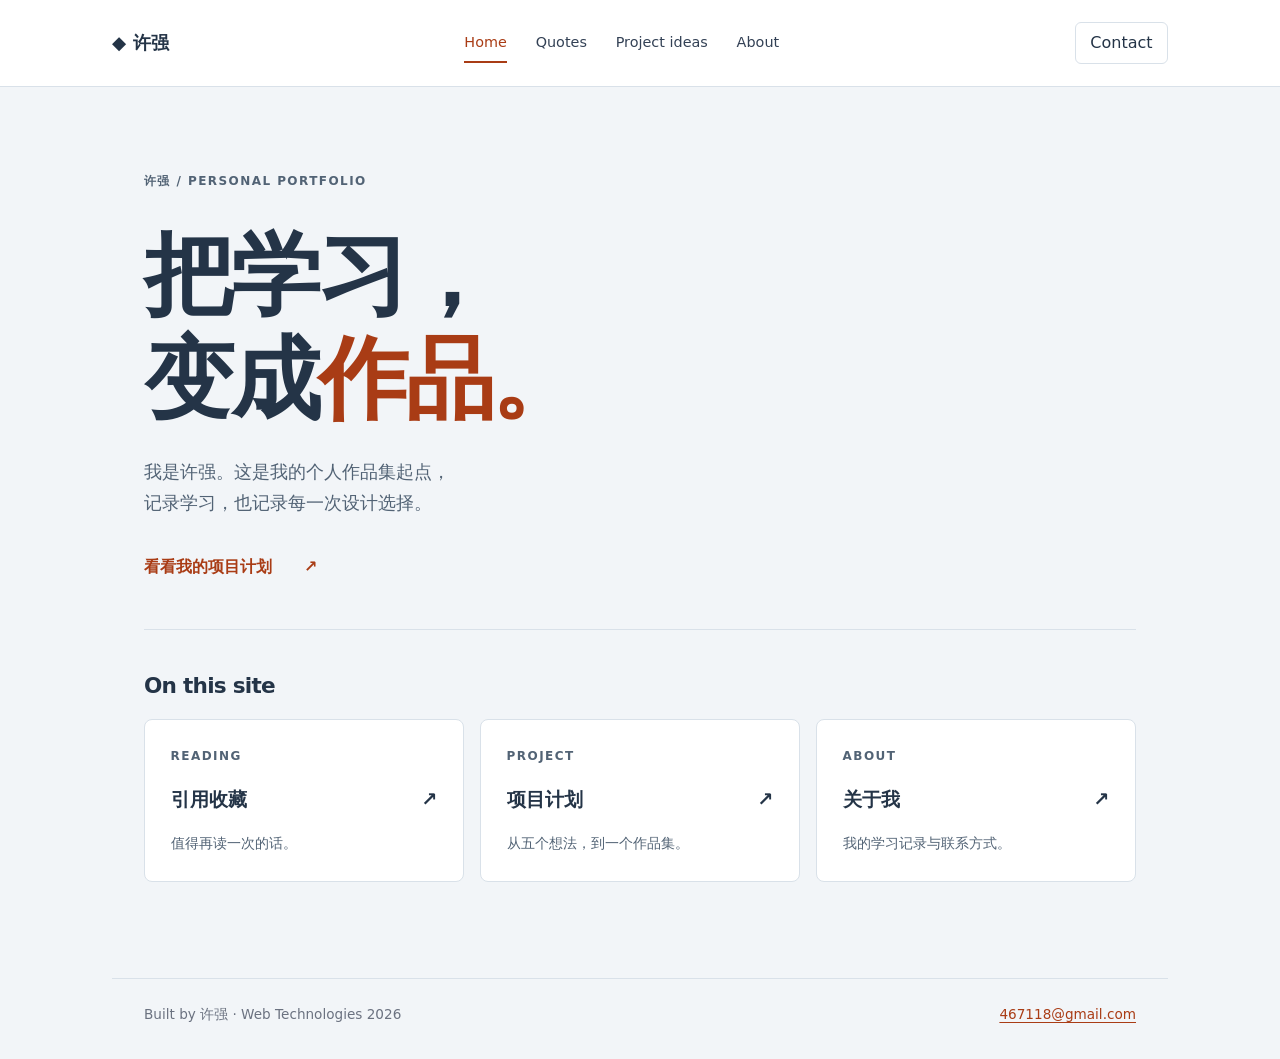
<file: index.html>
<!DOCTYPE html>
<html lang="zh-CN">
<head>
  <meta charset="UTF-8">
  <meta name="viewport" content="width=device-width, initial-scale=1.0">
  <title>许强 · 个人作品集</title>
  <link rel="icon" href="favicon-32.png" sizes="32x32">
  <link rel="apple-touch-icon" href="apple-touch-icon.png">
  <link rel="stylesheet" href="style.css">
</head>
<body>
  <header id="site-header"></header>
  <main>
    <section class="hero">
      <p class="eyebrow">许强 / PERSONAL PORTFOLIO</p>
      <h1>把学习，<br>变成<span>作品。</span></h1>
      <p class="intro">我是许强。这是我的个人作品集起点，<br>记录学习，也记录每一次设计选择。</p>
      <a class="hero-link" href="project.html">看看我的项目计划 <span aria-hidden="true">↗</span></a>
    </section>
    <h2>On this site</h2>
    <ul class="site-cards">
      <li><a href="quotes.html"><span class="card-label">READING</span><strong>引用收藏 <span aria-hidden="true">↗</span></strong><span>值得再读一次的话。</span></a></li>
      <li><a href="project.html"><span class="card-label">PROJECT</span><strong>项目计划 <span aria-hidden="true">↗</span></strong><span>从五个想法，到一个作品集。</span></a></li>
      <li><a href="about.html"><span class="card-label">ABOUT</span><strong>关于我 <span aria-hidden="true">↗</span></strong><span>我的学习记录与联系方式。</span></a></li>
    </ul>
  </main>
  <footer id="site-footer"></footer>
  <script src="nav.js"></script>
</body>
</html>
</file>
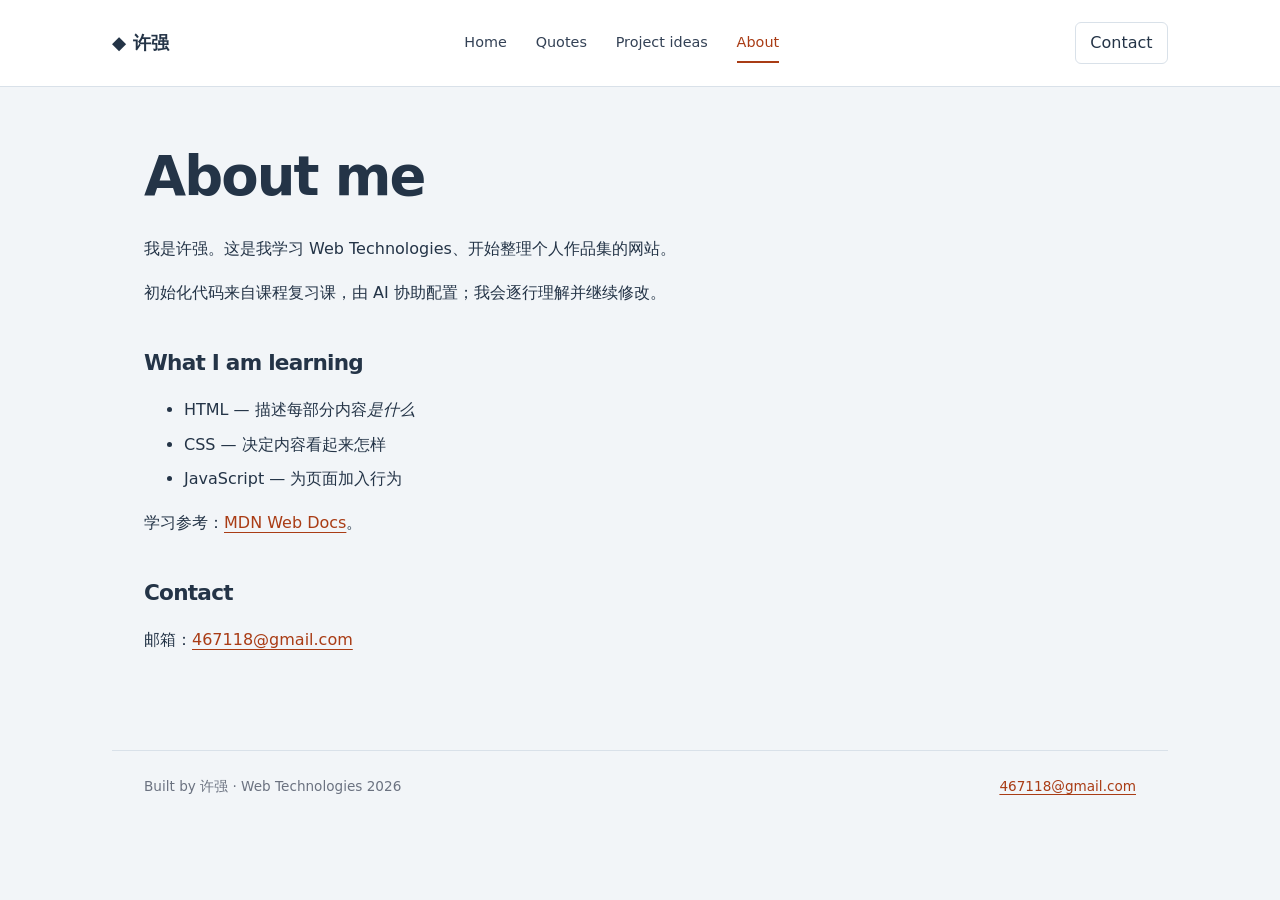
<file: about.html>
<!DOCTYPE html>
<html lang="zh-CN">
<head>
  <meta charset="UTF-8">
  <meta name="viewport" content="width=device-width, initial-scale=1.0">
  <title>About · 许强</title>
  <link rel="icon" href="favicon-32.png" sizes="32x32">
  <link rel="apple-touch-icon" href="apple-touch-icon.png">
  <link rel="stylesheet" href="style.css">
</head>
<body>
  <header id="site-header"></header>
  <main>
    <h1>About me</h1>
    <p>我是许强。这是我学习 Web Technologies、开始整理个人作品集的网站。</p>
    <p>初始化代码来自课程复习课，由 AI 协助配置；我会逐行理解并继续修改。</p>
    <h2>What I am learning</h2>
    <ul>
      <li>HTML — 描述每部分内容<em>是什么</em></li>
      <li>CSS — 决定内容看起来怎样</li>
      <li>JavaScript — 为页面加入行为</li>
    </ul>
    <p>学习参考：<a href="https://developer.mozilla.org">MDN Web Docs</a>。</p>
    <section id="contact">
      <h2>Contact</h2>
      <p>邮箱：<a href="mailto:467118@gmail.com">467118@gmail.com</a></p>
    </section>
  </main>
  <footer id="site-footer"></footer>
  <script src="nav.js"></script>
</body>
</html>
</file>
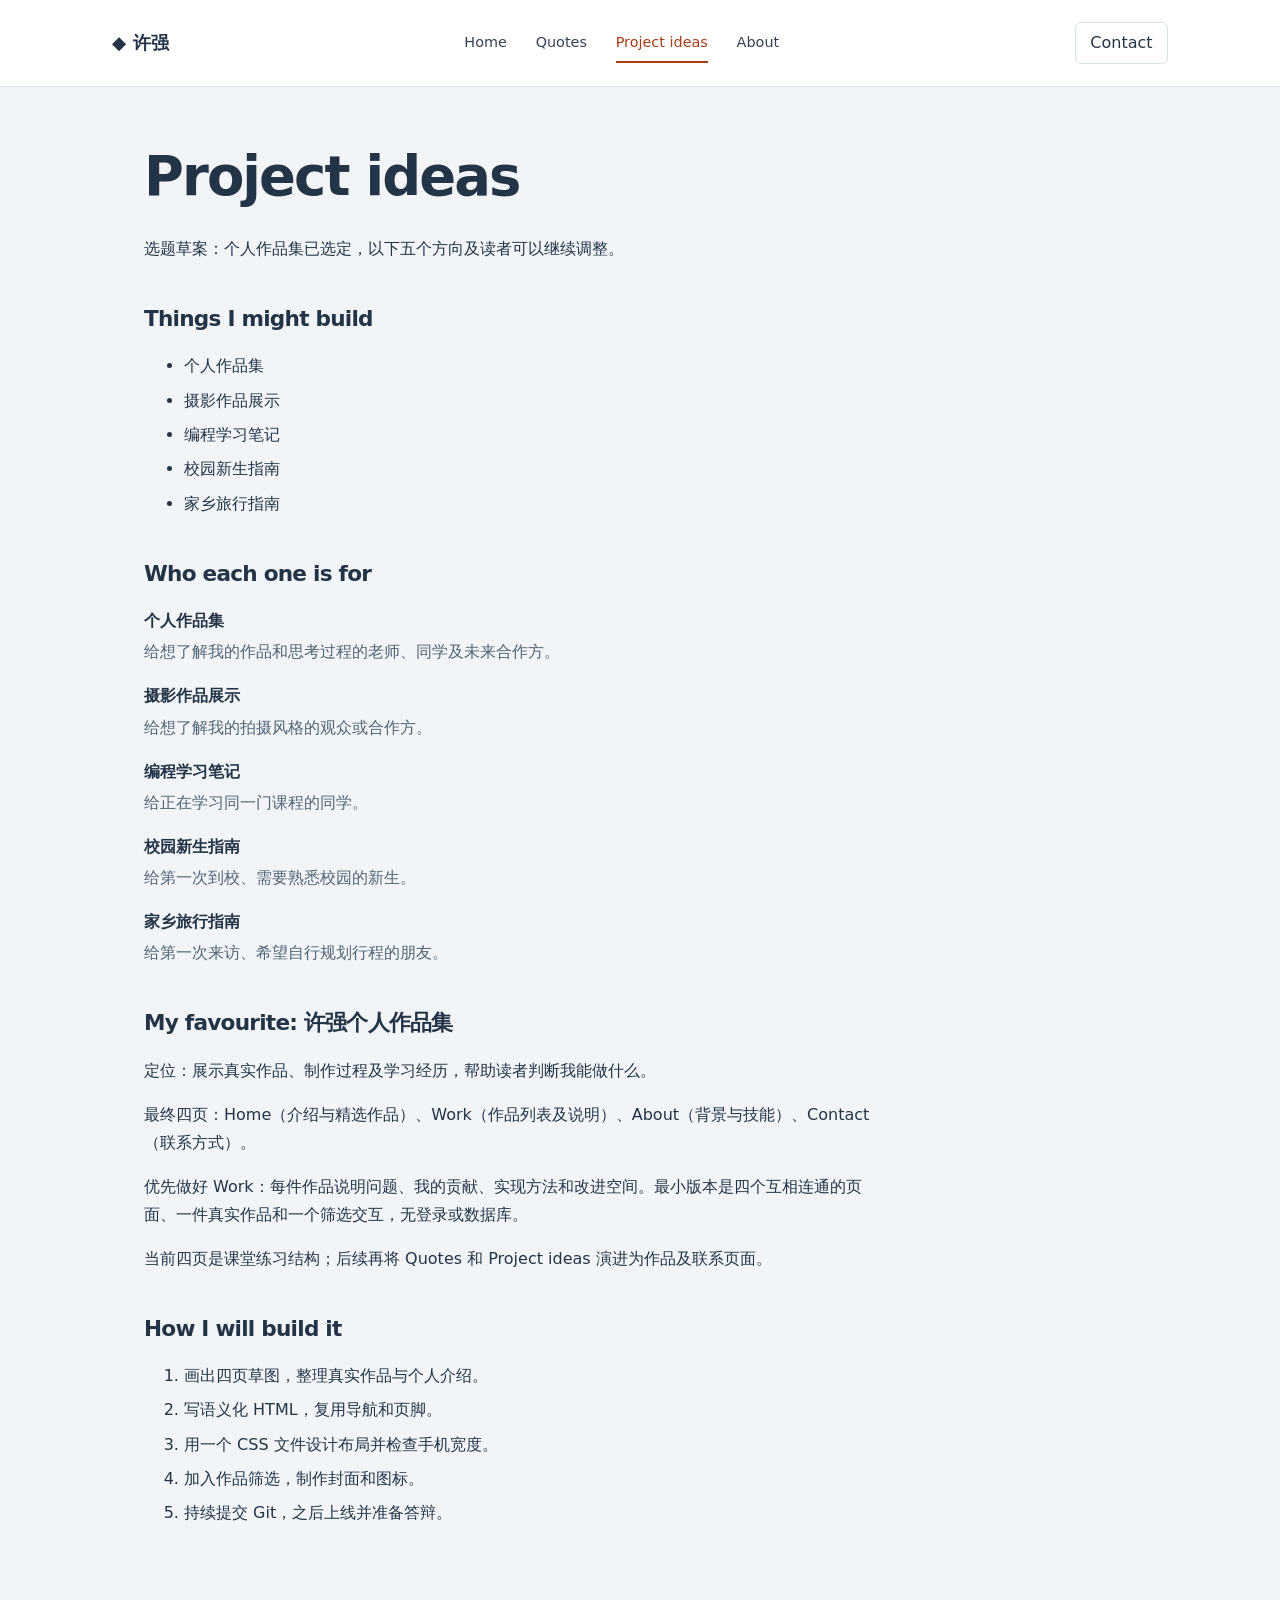
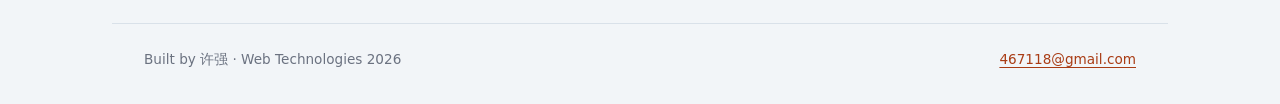
<file: project.html>
<!DOCTYPE html>
<html lang="zh-CN">
<head>
  <meta charset="UTF-8">
  <meta name="viewport" content="width=device-width, initial-scale=1.0">
  <title>Project ideas · 许强</title>
  <link rel="icon" href="favicon-32.png" sizes="32x32">
  <link rel="apple-touch-icon" href="apple-touch-icon.png">
  <link rel="stylesheet" href="style.css">
</head>
<body>
  <header id="site-header"></header>
  <main>
    <h1>Project ideas</h1>
    <p>选题草案：个人作品集已选定，以下五个方向及读者可以继续调整。</p>
    <h2>Things I might build</h2>
    <ul>
      <li>个人作品集</li>
      <li>摄影作品展示</li>
      <li>编程学习笔记</li>
      <li>校园新生指南</li>
      <li>家乡旅行指南</li>
    </ul>
    <h2>Who each one is for</h2>
    <dl>
      <dt>个人作品集</dt><dd>给想了解我的作品和思考过程的老师、同学及未来合作方。</dd>
      <dt>摄影作品展示</dt><dd>给想了解我的拍摄风格的观众或合作方。</dd>
      <dt>编程学习笔记</dt><dd>给正在学习同一门课程的同学。</dd>
      <dt>校园新生指南</dt><dd>给第一次到校、需要熟悉校园的新生。</dd>
      <dt>家乡旅行指南</dt><dd>给第一次来访、希望自行规划行程的朋友。</dd>
    </dl>
    <h2>My favourite: 许强个人作品集</h2>
    <p>定位：展示真实作品、制作过程及学习经历，帮助读者判断我能做什么。</p>
    <p>最终四页：Home（介绍与精选作品）、Work（作品列表及说明）、About（背景与技能）、Contact（联系方式）。</p>
    <p>优先做好 Work：每件作品说明问题、我的贡献、实现方法和改进空间。最小版本是四个互相连通的页面、一件真实作品和一个筛选交互，无登录或数据库。</p>
    <p>当前四页是课堂练习结构；后续再将 Quotes 和 Project ideas 演进为作品及联系页面。</p>
    <h2>How I will build it</h2>
    <ol>
      <li>画出四页草图，整理真实作品与个人介绍。</li>
      <li>写语义化 HTML，复用导航和页脚。</li>
      <li>用一个 CSS 文件设计布局并检查手机宽度。</li>
      <li>加入作品筛选，制作封面和图标。</li>
      <li>持续提交 Git，之后上线并准备答辩。</li>
    </ol>
  </main>
  <footer id="site-footer"></footer>
  <script src="nav.js"></script>
</body>
</html>
</file>
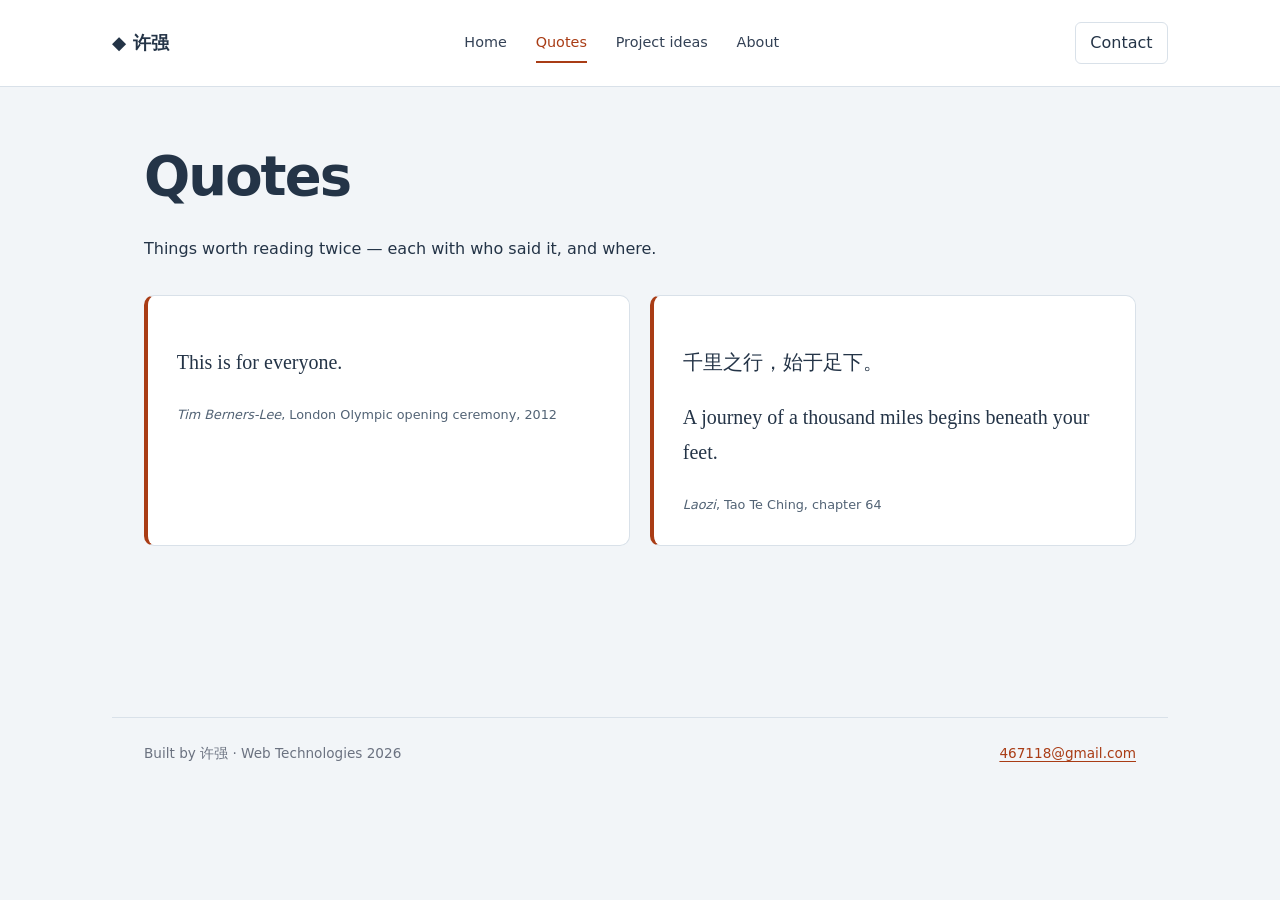
<file: quotes.html>
<!DOCTYPE html>
<html lang="en">
<head>
  <meta charset="UTF-8">
  <meta name="viewport" content="width=device-width, initial-scale=1.0">
  <title>Quotes · 许强</title>
  <link rel="icon" href="favicon-32.png" sizes="32x32">
  <link rel="apple-touch-icon" href="apple-touch-icon.png">
  <link rel="stylesheet" href="style.css">
</head>
<body>
  <header id="site-header"></header>
  <main>
    <h1>Quotes</h1>
    <p>Things worth reading twice — each with who said it, and where.</p>
    <div class="quote-grid">
    <article class="quote">
      <blockquote><p>This is for everyone.</p></blockquote>
      <footer><cite>Tim Berners-Lee</cite>, <span class="source">London Olympic opening ceremony, 2012</span></footer>
    </article>
    <article class="quote">
      <blockquote>
        <p lang="zh">千里之行，始于足下。</p>
        <p>A journey of a thousand miles begins beneath your feet.</p>
      </blockquote>
      <footer><cite>Laozi</cite>, <span class="source">Tao Te Ching, chapter 64</span></footer>
    </article>
    </div>
    <!-- Course starter: add your selected quotes, with author and source, to reach twenty. -->
  </main>
  <footer id="site-footer"></footer>
  <script src="nav.js"></script>
</body>
</html>
</file>
<file: style.css>
/* style.css — one file, linked from every page */

/* 1 · Text: set it once on body, everything inside inherits it */
body {
  margin: 0;
  font-family: system-ui, sans-serif;
  line-height: 1.5;
  color: #1f2937;
  background: #fbfaf7;
}

/* 2 · The content column */
main {
  max-width: 48rem;
  margin: 0 auto;
  padding: 1rem 2rem;
}

img {
  max-width: 100%;
  height: auto;
}

/* 3 · The homepage hero: one wide photo, cropped to fit */
.hero img {
  width: 100%;
  height: 20rem;
  object-fit: cover;
  border-radius: 10px;
}

/* 4 · The header: logo left, links centred, action right */
nav {
  display: flex;
  align-items: center;
  gap: 1rem;
  padding: 1rem 2rem;
}

nav .links {
  display: flex;
  gap: 1.5rem;
  margin: 0 auto;
  padding: 0;
  list-style: none;
}

nav a {
  color: #334155;
  text-decoration: none;
}

nav .logo {
  font-weight: 800;
  color: #c2410c;
}

nav .action {
  border: 1.5px solid #0369a1;
  border-radius: 99px;
  padding: .3em 1em;
  color: #0369a1;
}

nav a:hover {
  color: #c2410c;
}

/* 5 · One quote card — the box model */
.quote {
  max-width: 34rem;
  margin-bottom: 1.5rem;
  padding: 1.1em 1.3em;
  background: #fff;
  border: 1px solid #dcd8d0;
  border-left: 4px solid #c2410c;
  border-radius: 10px;
}

.quote blockquote {
  margin: 0;
}

/* 6 · Use the id so quote footers are not affected */
#site-footer {
  padding: 1rem 2rem;
  border-top: 1px solid #dcd8d0;
  color: #6b7280;
}

/* A light visual pass: the course structure above stays the same. */
:root {
  --ink: #243447;
  --paper: #f2f5f8;
  --accent: #a93c15;
  --line: #d9e1e9;
}
* { box-sizing: border-box; }
body { color: var(--ink); background: var(--paper); line-height: 1.75; }
a { color: var(--accent); text-underline-offset: .25em; }
a:focus-visible { outline: 3px solid #0369a1; outline-offset: 5px; border-radius: 3px; }
main { max-width: 66rem; padding: 3.5rem 2rem 5rem; min-height: 70vh; }
h1, h2, h3 { line-height: 1.25; letter-spacing: -.035em; }
h1 { font-size: clamp(2.2rem, 5vw, 3.4rem); margin: 0 0 1.5rem; }
h2 { font-size: 1.35rem; margin: 2.7rem 0 1.2rem; }
p, dd { max-width: 46rem; }
dt { font-weight: 700; margin-top: 1rem; }
dd { margin: .2rem 0 1rem; color: #526375; }
li { margin-block: .4rem; }
#site-header { background: #fff; border-bottom: 1px solid var(--line); }
nav { max-width: 70rem; margin: auto; padding: 1.15rem 2rem; }
nav .logo { color: var(--ink); white-space: nowrap; font-size: 1.15rem; }
nav .links { gap: 1.8rem; font-size: .9rem; }
nav .links a { display: inline-block; padding: .35rem 0; }
nav a[aria-current="page"] { color: var(--accent); box-shadow: 0 2px var(--accent); }
nav .action { border-color: var(--line); color: var(--ink); border-radius: 6px; padding: .35rem .9rem; }
.hero { position: relative; padding: 1rem 0 3rem; border-bottom: 1px solid var(--line); }
.eyebrow, .card-label { font-size: .75rem; font-weight: 700; letter-spacing: .12em; color: #526375; }
.hero h1 { font-family: 'Microsoft YaHei', sans-serif; font-size: clamp(3rem, 7vw, 5.6rem); font-weight: 800; margin: 2rem 0 1.6rem; line-height: 1.16; }
.hero h1 span { color: var(--accent); }
.intro { font-size: 1.1rem; color: #526375; }
.hero-link { display: inline-flex; gap: 2rem; margin-top: 1rem; font-weight: 700; text-decoration: none; }
.site-cards { display: grid; grid-template-columns: repeat(3, 1fr); gap: 1rem; list-style: none; padding: 0; }
.site-cards li { margin: 0; }
.site-cards a { display: flex; flex-direction: column; gap: 1rem; height: 100%; padding: 1.6rem; background: white; border: 1px solid var(--line); border-radius: 8px; color: var(--ink); text-decoration: none; transition: border-color .15s; }
.site-cards a:hover { border-color: var(--accent); }
.site-cards strong { display: flex; justify-content: space-between; gap: .5rem; font-size: 1.2rem; }
.site-cards a > span:last-child { font-size: .85rem; color: #526375; }
.quote-grid { display: grid; grid-template-columns: repeat(2,1fr); gap: 1.25rem; margin-top: 2rem; }
.quote { margin: 0; padding: 1.8rem; border-color: var(--line); border-left-color: var(--accent); }
.quote blockquote p { font-family: Georgia, 'Microsoft YaHei', serif; font-size: 1.25rem; }
.quote footer { margin-top: 1.5rem; font-size: .8rem; color: #526375; }
#site-footer { max-width: 66rem; margin: auto; padding: 1.5rem 2rem 2rem; border-color: var(--line); font-size: .85rem; display: flex; justify-content: space-between; gap: 1rem; flex-wrap: wrap; }
#site-footer p { margin: 0; }
#site-footer address { font-style: normal; }
@media (max-width: 700px) {
  main { padding: 2rem 1.25rem 3rem; }
  nav { padding: 1rem 1.25rem; flex-wrap: wrap; justify-content: space-between; }
  nav .links { order: 3; width: 100%; margin: .25rem 0 0; justify-content: space-between; gap: .6rem; font-size: .8rem; }
  .site-cards, .quote-grid { grid-template-columns: 1fr; }
  .hero { padding-top: 0; }
  .hero h1 { margin-top: 1.5rem; }
  .intro { font-size: .95rem; }
  #site-footer { padding-inline: 1.25rem; }
}
@media (prefers-reduced-motion: reduce) {
  .site-cards a { transition: none; }
}
</file>
